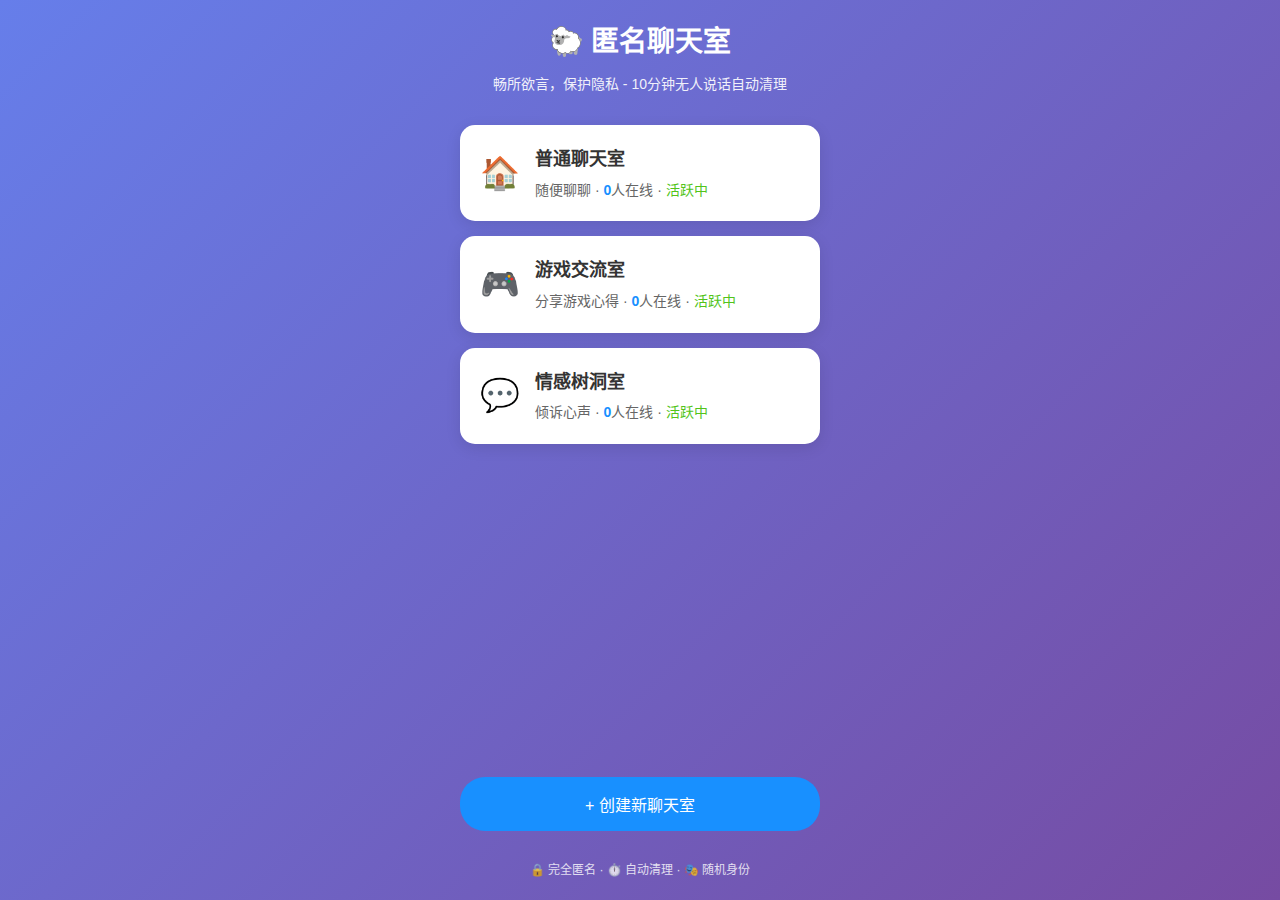
<file: index.html>
<!DOCTYPE html>
<html lang="zh-CN">
<head>
    <meta charset="UTF-8">
    <meta name="viewport" content="width=device-width, initial-scale=1.0">
    <title>匿名聊天室</title>
    <link rel="stylesheet" href="css/style.css">
</head>
<body>
    <div class="container">
        <header class="header">
            <h1>🐑 匿名聊天室</h1>
            <p>畅所欲言，保护隐私 - 10分钟无人说话自动清理</p>
        </header>

        <div class="room-list">
            <div class="room-card" onclick="enterRoom('general', '普通聊天室')">
                <div class="room-icon">🏠</div>
                <div class="room-info">
                    <h3>普通聊天室</h3>
                    <p>随便聊聊 · <span class="online-count">0</span>人在线 · <span class="status-text">活跃中</span></p>
                </div>
            </div>

            <div class="room-card" onclick="enterRoom('game', '游戏交流室')">
                <div class="room-icon">🎮</div>
                <div class="room-info">
                    <h3>游戏交流室</h3>
                    <p>分享游戏心得 · <span class="online-count">0</span>人在线 · <span class="status-text">活跃中</span></p>
                </div>
            </div>

            <div class="room-card" onclick="enterRoom('emotion', '情感树洞室')">
                <div class="room-icon">💬</div>
                <div class="room-info">
                    <h3>情感树洞室</h3>
                    <p>倾诉心声 · <span class="online-count">0</span>人在线 · <span class="status-text">活跃中</span></p>
                </div>
            </div>
        </div>

        <button class="create-room-btn" onclick="createNewRoom()">
            + 创建新聊天室
        </button>

        <footer class="footer">
            <p>🔒 完全匿名 · ⏱️ 自动清理 · 🎭 随机身份</p>
        </footer>
    </div>

    <script>
        // 进入聊天室 - 使用URL参数传递
        function enterRoom(roomId, roomName) {
            console.log('进入房间:', roomId, roomName);
            
            // 同时使用URL参数和sessionStorage
            sessionStorage.setItem('currentRoom', roomId);
            sessionStorage.setItem('roomName', roomName);
            
            // 跳转到聊天页面，携带URL参数
            window.location.href = `chat.html?roomId=${encodeURIComponent(roomId)}&roomName=${encodeURIComponent(roomName)}`;
        }

        function createNewRoom() {
            const roomId = 'room_' + Date.now();
            const roomName = '新聊天室' + Math.random().toString(36).substr(2, 4);
            enterRoom(roomId, roomName);
        }

        // 页面加载完成后初始化
        document.addEventListener('DOMContentLoaded', function() {
            console.log('首页加载完成');
        });
    </script>
</body>
</html>
</file>
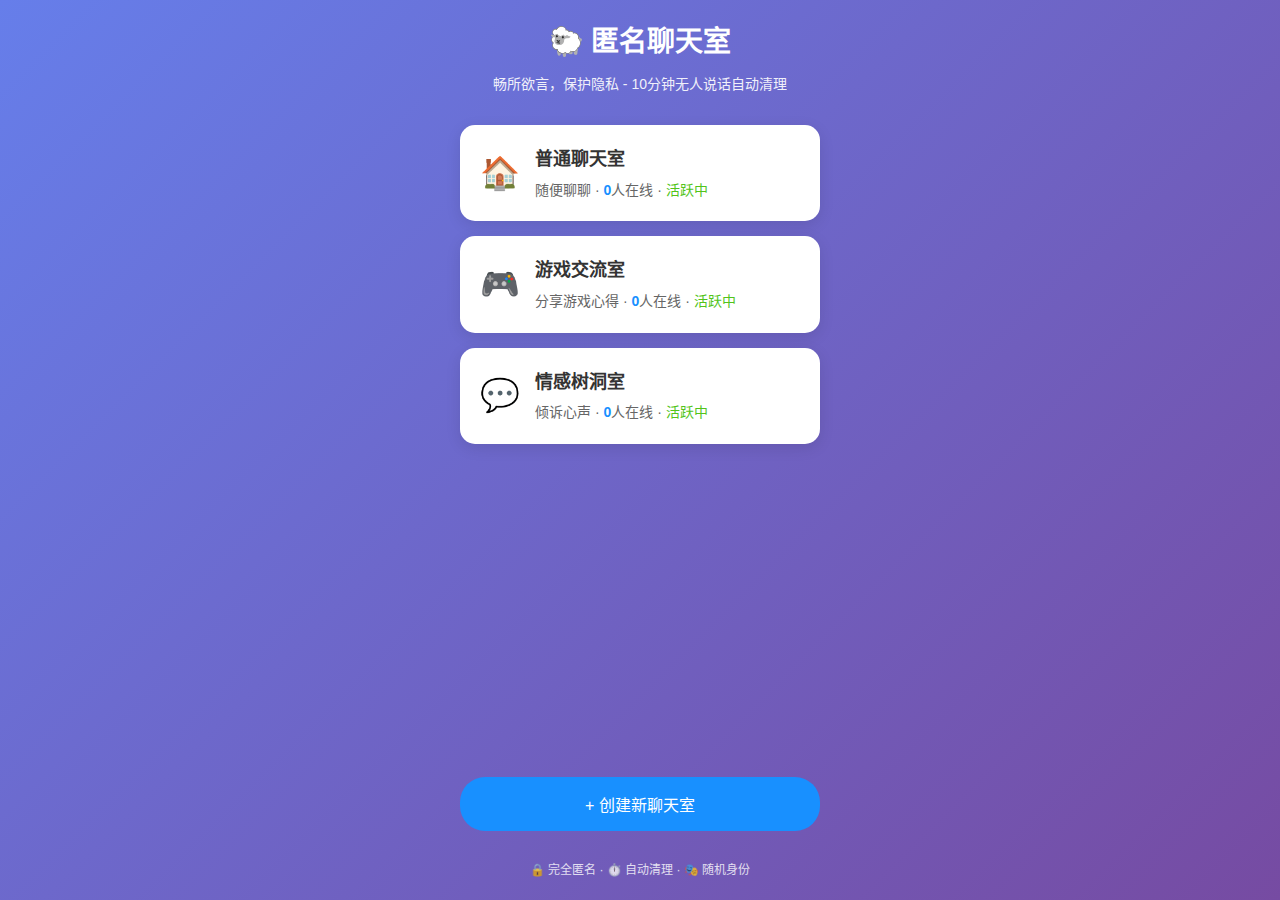
<file: chat.html>
<!DOCTYPE html>
<html lang="zh-CN">
<head>
    <meta charset="UTF-8">
    <meta name="viewport" content="width=device-width, initial-scale=1.0">
    <title>聊天室</title>
    <link rel="stylesheet" href="css/style.css">
</head>
<body>
    <div class="chat-container">
        <!-- 聊天室头部 -->
        <header class="chat-header">
            <button class="back-btn" onclick="goBack()">← 返回</button>
            <div class="room-title" id="roomTitle">聊天室</div>
            <div class="room-status" id="roomStatus">活跃中</div>
        </header>

        <!-- 消息显示区域 -->
        <div class="messages-container" id="messagesContainer">
            <div class="system-message">
                欢迎来到匿名聊天室！您的身份已随机生成，10分钟无人说话将自动清理。
            </div>
        </div>

        <!-- 输入区域 -->
        <div class="input-area">
            <input type="text" class="message-input" id="messageInput" 
                   placeholder="输入消息..." onkeypress="handleKeyPress(event)">
            <button class="send-btn" id="sendBtn" onclick="sendMessage()">发送</button>
        </div>
    </div>

    <!-- 引入JavaScript文件 -->
    <script src="js/app.js"></script>
    <script src="js/chat.js"></script>
</body>
</html>
</file>
<file: css/style.css>
/* 重置默认样式 */
* {
    margin: 0;
    padding: 0;
    box-sizing: border-box;
}

body {
    font-family: -apple-system, BlinkMacSystemFont, 'Segoe UI', Roboto, sans-serif;
    background: linear-gradient(135deg, #667eea 0%, #764ba2 100%);
    min-height: 100vh;
    color: #333;
    line-height: 1.6;
}

/* 主容器 */
.container {
    max-width: 400px;
    margin: 0 auto;
    padding: 20px;
    min-height: 100vh;
    display: flex;
    flex-direction: column;
}

/* 页面头部 */
.header {
    text-align: center;
    margin-bottom: 30px;
    color: white;
}

.header h1 {
    font-size: 28px;
    margin-bottom: 8px;
}

.header p {
    opacity: 0.9;
    font-size: 14px;
}

/* 聊天室列表 */
.room-list {
    flex: 1;
}

.room-card {
    background: white;
    border-radius: 15px;
    padding: 20px;
    margin-bottom: 15px;
    display: flex;
    align-items: center;
    box-shadow: 0 4px 15px rgba(0,0,0,0.1);
    transition: transform 0.2s;
    cursor: pointer;
}

.room-card:hover {
    transform: translateY(-2px);
}

.room-icon {
    font-size: 32px;
    margin-right: 15px;
}

.room-info h3 {
    font-size: 18px;
    margin-bottom: 5px;
    color: #333;
}

.room-info p {
    font-size: 14px;
    color: #666;
}

.online-count {
    color: #1890ff;
    font-weight: bold;
}

.status-text {
    color: #52c41a;
}

/* 创建按钮 */
.create-room-btn {
    background: #1890ff;
    color: white;
    border: none;
    border-radius: 25px;
    padding: 15px;
    font-size: 16px;
    cursor: pointer;
    margin-top: 20px;
    transition: background 0.3s;
    width: 100%;
}

.create-room-btn:hover {
    background: #096dd9;
}

/* 页脚 */
.footer {
    text-align: center;
    margin-top: 30px;
    color: white;
    opacity: 0.8;
    font-size: 12px;
}

/* 聊天页面样式 */
.chat-container {
    height: 100vh;
    display: flex;
    flex-direction: column;
    background: #f5f5f5;
}

.chat-header {
    background: white;
    padding: 15px 20px;
    border-bottom: 1px solid #e8e8e8;
    display: flex;
    justify-content: space-between;
    align-items: center;
    box-shadow: 0 2px 8px rgba(0,0,0,0.1);
}

.room-title {
    font-size: 18px;
    font-weight: bold;
}

.room-status {
    font-size: 12px;
    color: #52c41a;
}

.back-btn {
    background: #6c757d;
    color: white;
    border: none;
    padding: 8px 15px;
    border-radius: 15px;
    cursor: pointer;
    font-size: 12px;
}

/* 消息区域 */
.messages-container {
    flex: 1;
    padding: 15px;
    overflow-y: auto;
    display: flex;
    flex-direction: column;
}

.message {
    margin-bottom: 15px;
    display: flex;
    max-width: 80%;
}

.message.own {
    align-self: flex-end;
    flex-direction: row-reverse;
}

.message-avatar {
    font-size: 24px;
    margin: 0 10px;
    align-self: flex-end;
}

.message-content {
    display: flex;
    flex-direction: column;
}

.message-user {
    font-size: 12px;
    margin-bottom: 5px;
    font-weight: bold;
}

.message-bubble {
    background: white;
    padding: 10px 15px;
    border-radius: 18px;
    box-shadow: 0 1px 2px rgba(0,0,0,0.1);
    word-wrap: break-word;
}

.message.own .message-bubble {
    background: #1890ff;
    color: white;
}

.system-message {
    text-align: center;
    color: #666;
    font-size: 12px;
    margin: 10px 0;
    background: rgba(0,0,0,0.05);
    padding: 8px 15px;
    border-radius: 15px;
    align-self: center;
    max-width: 80%;
}

/* 输入区域 */
.input-area {
    background: white;
    padding: 15px;
    border-top: 1px solid #e8e8e8;
    display: flex;
    gap: 10px;
    align-items: center;
}

.message-input {
    flex: 1;
    border: 1px solid #d9d9d9;
    border-radius: 20px;
    padding: 10px 15px;
    outline: none;
    font-size: 14px;
}

.send-btn {
    background: #1890ff;
    color: white;
    border: none;
    border-radius: 20px;
    padding: 10px 20px;
    cursor: pointer;
    font-size: 14px;
    transition: background 0.3s;
}

.send-btn:hover:not(:disabled) {
    background: #096dd9;
}

.send-btn:disabled {
    background: #ccc;
    cursor: not-allowed;
}

/* 响应式设计 */
@media (max-width: 480px) {
    .container {
        padding: 15px;
    }
    
    .header h1 {
        font-size: 24px;
    }
    
    .room-card {
        padding: 15px;
    }
    
    .message {
        max-width: 90%;
    }
}
</file>
